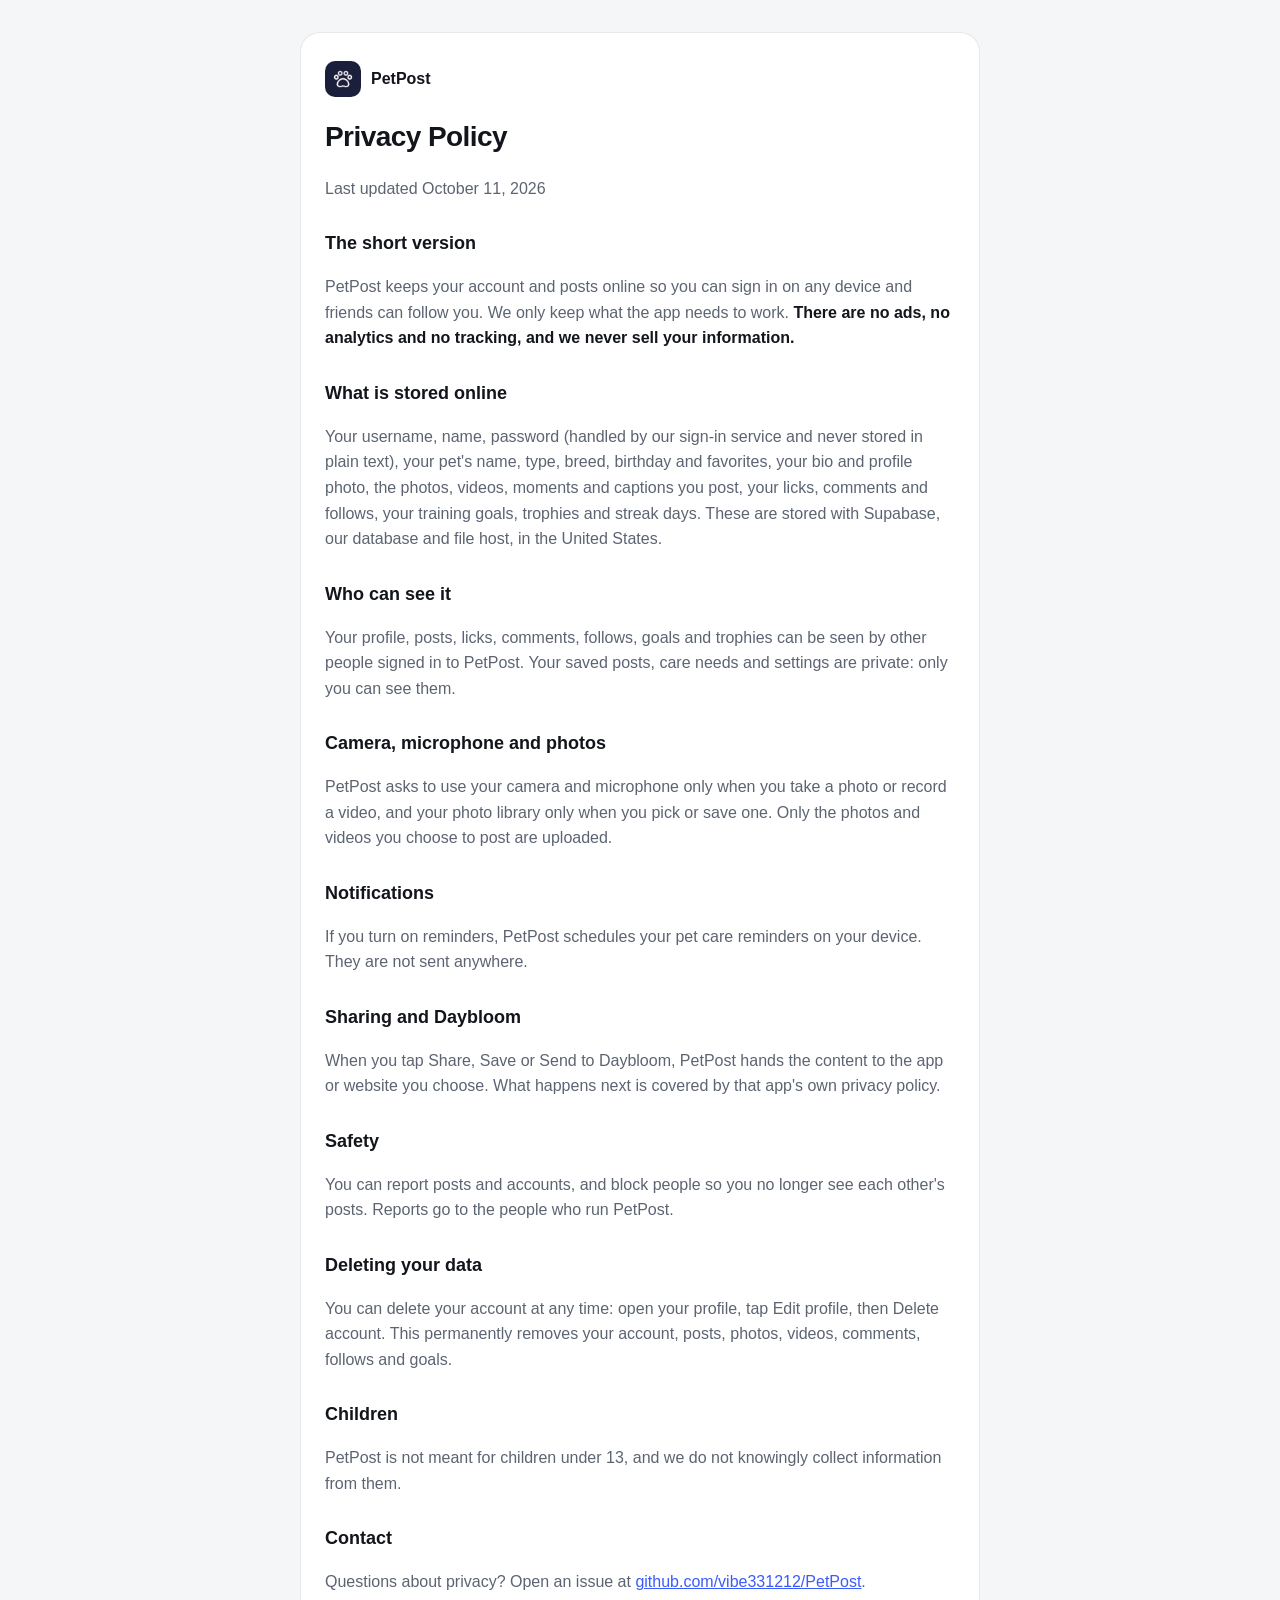
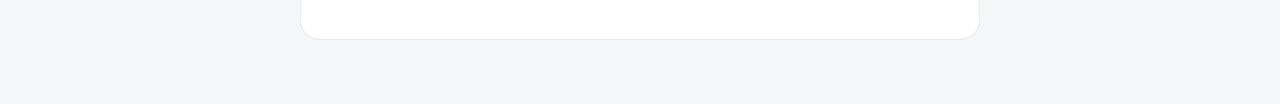
<file: privacy.html>
<!doctype html>
<html lang="en">
<head>
  <meta charset="utf-8">
  <meta name="viewport" content="width=device-width, initial-scale=1">
  <title>PetPost Privacy Policy</title>
  <link rel="icon" type="image/svg+xml" href="icons/icon.svg">
  <style>
    :root { color-scheme: light dark; --bg: #f5f6f8; --card: #fff; --text: #12151b; --muted: #5c6472; --line: rgba(15,20,30,.09); --accent: #3b5bfd; }
    @media (prefers-color-scheme: dark) { :root { --bg: #0e121a; --card: #161b26; --text: #f2f4f8; --muted: #a4acba; --line: rgba(255,255,255,.12); --accent: #8ea2ff; } }
    body { margin: 0; background: var(--bg); color: var(--text); font: 16px/1.6 -apple-system, BlinkMacSystemFont, 'Segoe UI', Roboto, sans-serif; }
    main { max-width: 680px; margin: 0 auto; padding: 32px 16px 64px; }
    .card { background: var(--card); border: 1px solid var(--line); border-radius: 20px; padding: 28px 24px; }
    h1 { font-size: 28px; margin: 0 0 4px; letter-spacing: -0.02em; }
    h2 { font-size: 18px; margin: 28px 0 6px; }
    p, li { color: var(--muted); }
    strong { color: var(--text); }
    a { color: var(--accent); }
    .brand { display: flex; align-items: center; gap: 10px; margin-bottom: 18px; font-weight: 700; }
    .brand img { width: 36px; height: 36px; border-radius: 10px; }
  </style>
</head>
<body>
  <main>
    <div class="card">
      <div class="brand"><img src="icons/icon-192.png" alt="">PetPost</div>
      <h1>Privacy Policy</h1>
      <p>Last updated October 11, 2026</p>

      <h2>The short version</h2>
      <p>PetPost keeps your account and posts online so you can sign in on any device and friends can follow you. We only keep what the app needs to work. <strong>There are no ads, no analytics and no tracking, and we never sell your information.</strong></p>

      <h2>What is stored online</h2>
      <p>Your username, name, password (handled by our sign-in service and never stored in plain text), your pet's name, type, breed, birthday and favorites, your bio and profile photo, the photos, videos, moments and captions you post, your licks, comments and follows, your training goals, trophies and streak days. These are stored with Supabase, our database and file host, in the United States.</p>

      <h2>Who can see it</h2>
      <p>Your profile, posts, licks, comments, follows, goals and trophies can be seen by other people signed in to PetPost. Your saved posts, care needs and settings are private: only you can see them.</p>

      <h2>Camera, microphone and photos</h2>
      <p>PetPost asks to use your camera and microphone only when you take a photo or record a video, and your photo library only when you pick or save one. Only the photos and videos you choose to post are uploaded.</p>

      <h2>Notifications</h2>
      <p>If you turn on reminders, PetPost schedules your pet care reminders on your device. They are not sent anywhere.</p>

      <h2>Sharing and Daybloom</h2>
      <p>When you tap Share, Save or Send to Daybloom, PetPost hands the content to the app or website you choose. What happens next is covered by that app's own privacy policy.</p>

      <h2>Safety</h2>
      <p>You can report posts and accounts, and block people so you no longer see each other's posts. Reports go to the people who run PetPost.</p>

      <h2>Deleting your data</h2>
      <p>You can delete your account at any time: open your profile, tap Edit profile, then Delete account. This permanently removes your account, posts, photos, videos, comments, follows and goals.</p>

      <h2>Children</h2>
      <p>PetPost is not meant for children under 13, and we do not knowingly collect information from them.</p>

      <h2>Contact</h2>
      <p>Questions about privacy? Open an issue at <a href="https://github.com/vibe331212/PetPost/issues">github.com/vibe331212/PetPost</a>.</p>
    </div>
  </main>
</body>
</html>
</file>
